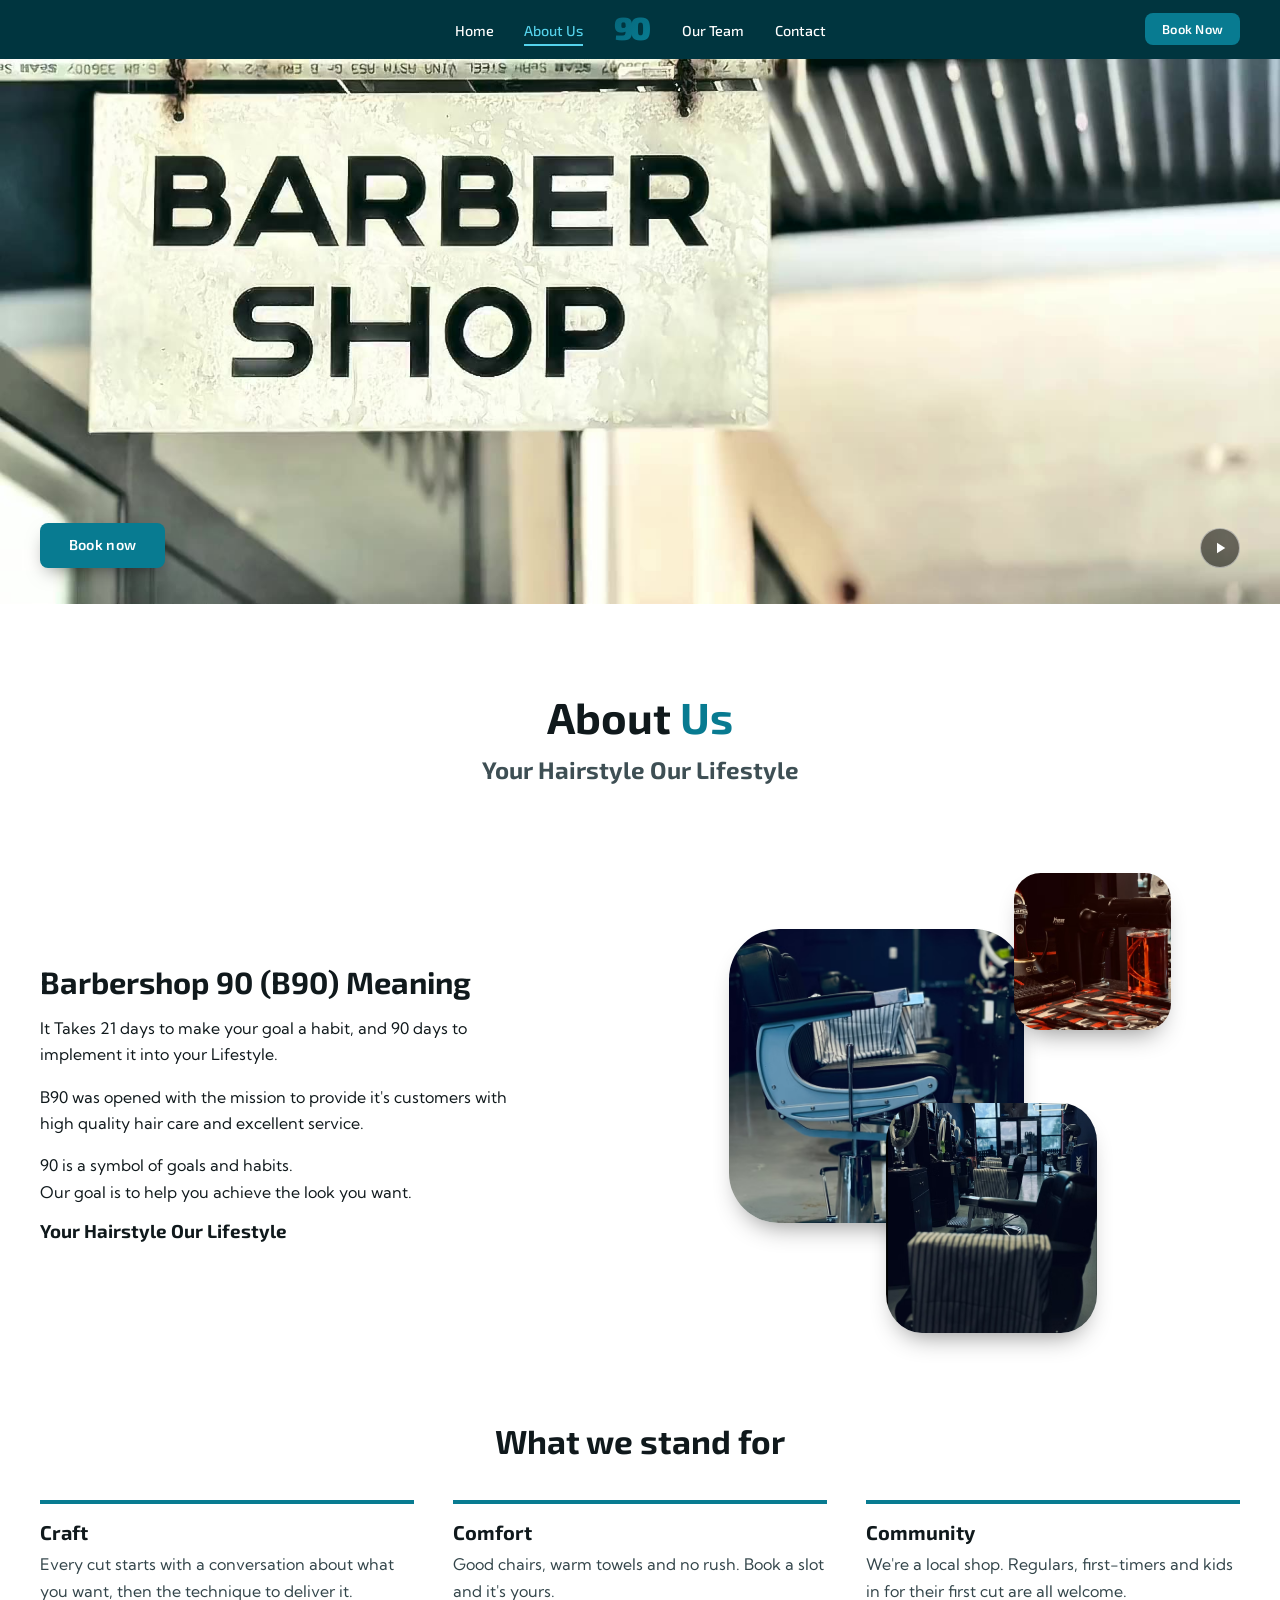
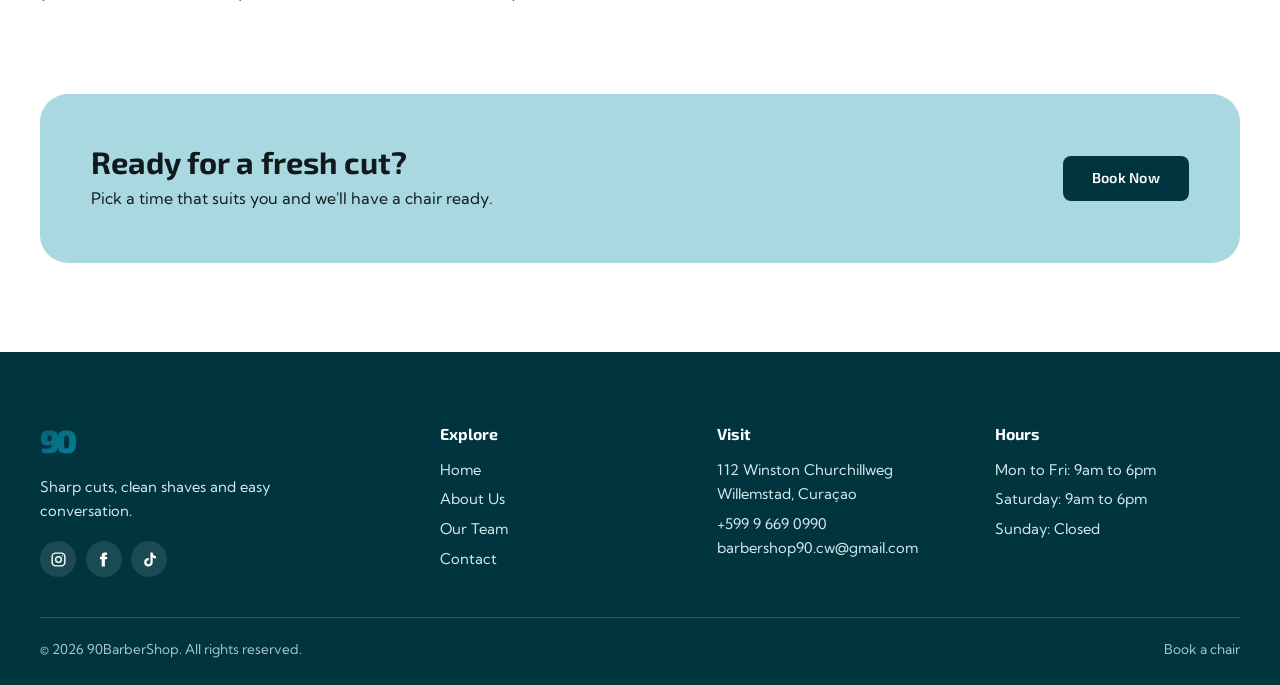
<file: about.html>
<!DOCTYPE html>
<html lang="en">
<head>
  <meta charset="utf-8">
  <meta name="viewport" content="width=device-width, initial-scale=1">
  <title>About Us | 90 Barber Shop</title>
  <meta name="description" content="Our story, what we stand for, and why we take the time over every cut.">
  <link rel="preconnect" href="https://fonts.googleapis.com">
  <link rel="preconnect" href="https://fonts.gstatic.com" crossorigin>
  <link href="https://fonts.googleapis.com/css2?family=Exo+2:wght@500;600;700;800;900&family=Kumbh+Sans:wght@400;500;600;700&display=swap" rel="stylesheet">
  <link rel="stylesheet" href="style.css">
</head>
<body>
  <a class="skip" href="#main">Skip to content</a>

  <header class="site-header">
    <div class="nav">
      <a class="brand brand--bar" href="index.html" aria-label="90 Barber Shop, home"><span aria-hidden="true">90</span></a>
      <nav class="nav-menu" id="site-menu" aria-label="Main">
        <ul class="nav-links">
          <li><a href="index.html">Home</a></li>
          <li><a href="about.html" aria-current="page">About Us</a></li>
          <li class="nav-brand-item"><a class="brand" href="index.html" aria-label="90 Barber Shop, home"><span aria-hidden="true">90</span></a></li>
          <li><a href="team.html">Our Team</a></li>
          <li><a href="contact.html">Contact</a></li>
        </ul>
      </nav>
      <a class="btn btn--accent btn--sm nav-cta" href="#" data-book-link>Book Now</a>
      <button class="nav-toggle" type="button" aria-expanded="false" aria-controls="site-menu"><span class="sr-only">Menu</span><span class="bars" aria-hidden="true"></span></button>
    </div>
  </header>

  <main id="main">
    <section class="hero hero--video" aria-labelledby="hero-title">
      <h1 class="sr-only" id="hero-title">90 Barber Shop: your hairstyle, our lifestyle</h1>
      <video class="hero-video" autoplay muted loop playsinline preload="auto" poster="images/intro-poster.jpg" aria-hidden="true" tabindex="-1">
        <source src="video/intro.mp4" type="video/mp4">
      </video>
      <a class="btn btn--accent hero-book" href="#" data-book-link>Book now</a>
      <button class="hero-pause" type="button" aria-label="Pause background video" aria-pressed="false">
        <svg class="i-pause" viewBox="0 0 24 24" fill="currentColor" aria-hidden="true"><rect x="6" y="5" width="4" height="14" rx="1"/><rect x="14" y="5" width="4" height="14" rx="1"/></svg>
        <svg class="i-play" viewBox="0 0 24 24" fill="currentColor" aria-hidden="true"><path d="M8 5v14l11-7z"/></svg>
      </button>
    </section>

    <section class="section" style="padding-bottom:0">
      <div class="container">
        <h1 class="page-title">About <span>Us</span></h1>
        <h2 class="page-intro">Your Hairstyle Our Lifestyle</h2>
      </div>
    </section>

    <section class="section">
      <div class="container split">
        <div>
          <h2>Barbershop 90 (B90) Meaning</h2>
          <p>It Takes 21 days to make your goal a habit, and 90 days to implement it into your Lifestyle.</p>
          <p>B90 was opened with the mission to provide it's customers with high quality hair care and excellent service.</p>
          <p>90 is a symbol of goals and habits.<br>Our goal is to help you achieve the look you want.</p>
          <h3>Your Hairstyle Our Lifestyle</h3>
        </div>
        <div class="collage" aria-hidden="true">
          <div class="c1 art-window"></div>
          <div class="c2 art-dark"></div>
          <div class="c3 art-warm"></div>
        </div>
      </div>
    </section>

    <section class="section" style="padding-top:0" aria-labelledby="values-title">
      <div class="container">
        <h2 class="section-title" id="values-title">What we stand for</h2>
        <div class="values">
          <div class="value"><h3>Craft</h3><p>Every cut starts with a conversation about what you want, then the technique to deliver it.</p></div>
          <div class="value"><h3>Comfort</h3><p>Good chairs, warm towels and no rush. Book a slot and it's yours.</p></div>
          <div class="value"><h3>Community</h3><p>We're a local shop. Regulars, first-timers and kids in for their first cut are all welcome.</p></div>
        </div>
      </div>
    </section>

    <section class="section" style="padding-top:0">
      <div class="container">
        <div class="cta-band">
          <div>
            <h2>Ready for a fresh cut?</h2>
            <p>Pick a time that suits you and we'll have a chair ready.</p>
          </div>
          <a class="btn" href="#" data-book-link>Book Now</a>
        </div>
      </div>
    </section>
  </main>

  <footer class="site-footer">
    <div class="container">
      <div class="footer-grid">
        <div class="footer-brand">
          <a class="brand" href="index.html" aria-label="90 Barber Shop, home"><span aria-hidden="true">90</span></a>
          <p>Sharp cuts, clean shaves and easy conversation.</p>
          <div class="footer-social" data-shop-social></div>
        </div>
        <div>
          <h2 class="footer-title">Explore</h2>
          <ul>
            <li><a href="index.html">Home</a></li>
            <li><a href="about.html">About Us</a></li>
            <li><a href="team.html">Our Team</a></li>
            <li><a href="contact.html">Contact</a></li>
          </ul>
        </div>
        <div>
          <h2 class="footer-title">Visit</h2>
          <p>112 Winston Churchillweg<br>Willemstad, Curaçao</p>
          <p><a href="tel:+599 9 669 0990">+599 9 669 0990</a><br><a href="mailto:barbershop90.cw@gmail.com">barbershop90.cw@gmail.com</a></p>
        </div>
        <div>
          <h2 class="footer-title">Hours</h2>
          <ul>
            <li>Mon to Fri: 9am to 6pm</li>
            <li>Saturday: 9am to 6pm</li>
            <li>Sunday: Closed</li>
          </ul>
        </div>
      </div>
      <div class="footer-bottom">
        <span>&copy; <span data-year>2026</span> 90BarberShop. All rights reserved.</span>
        <span><a href="#" data-book-link>Book a chair</a></span>
      </div>
    </div>
  </footer>
  <script src="script.js" defer></script>
</body>
</html>
</file>
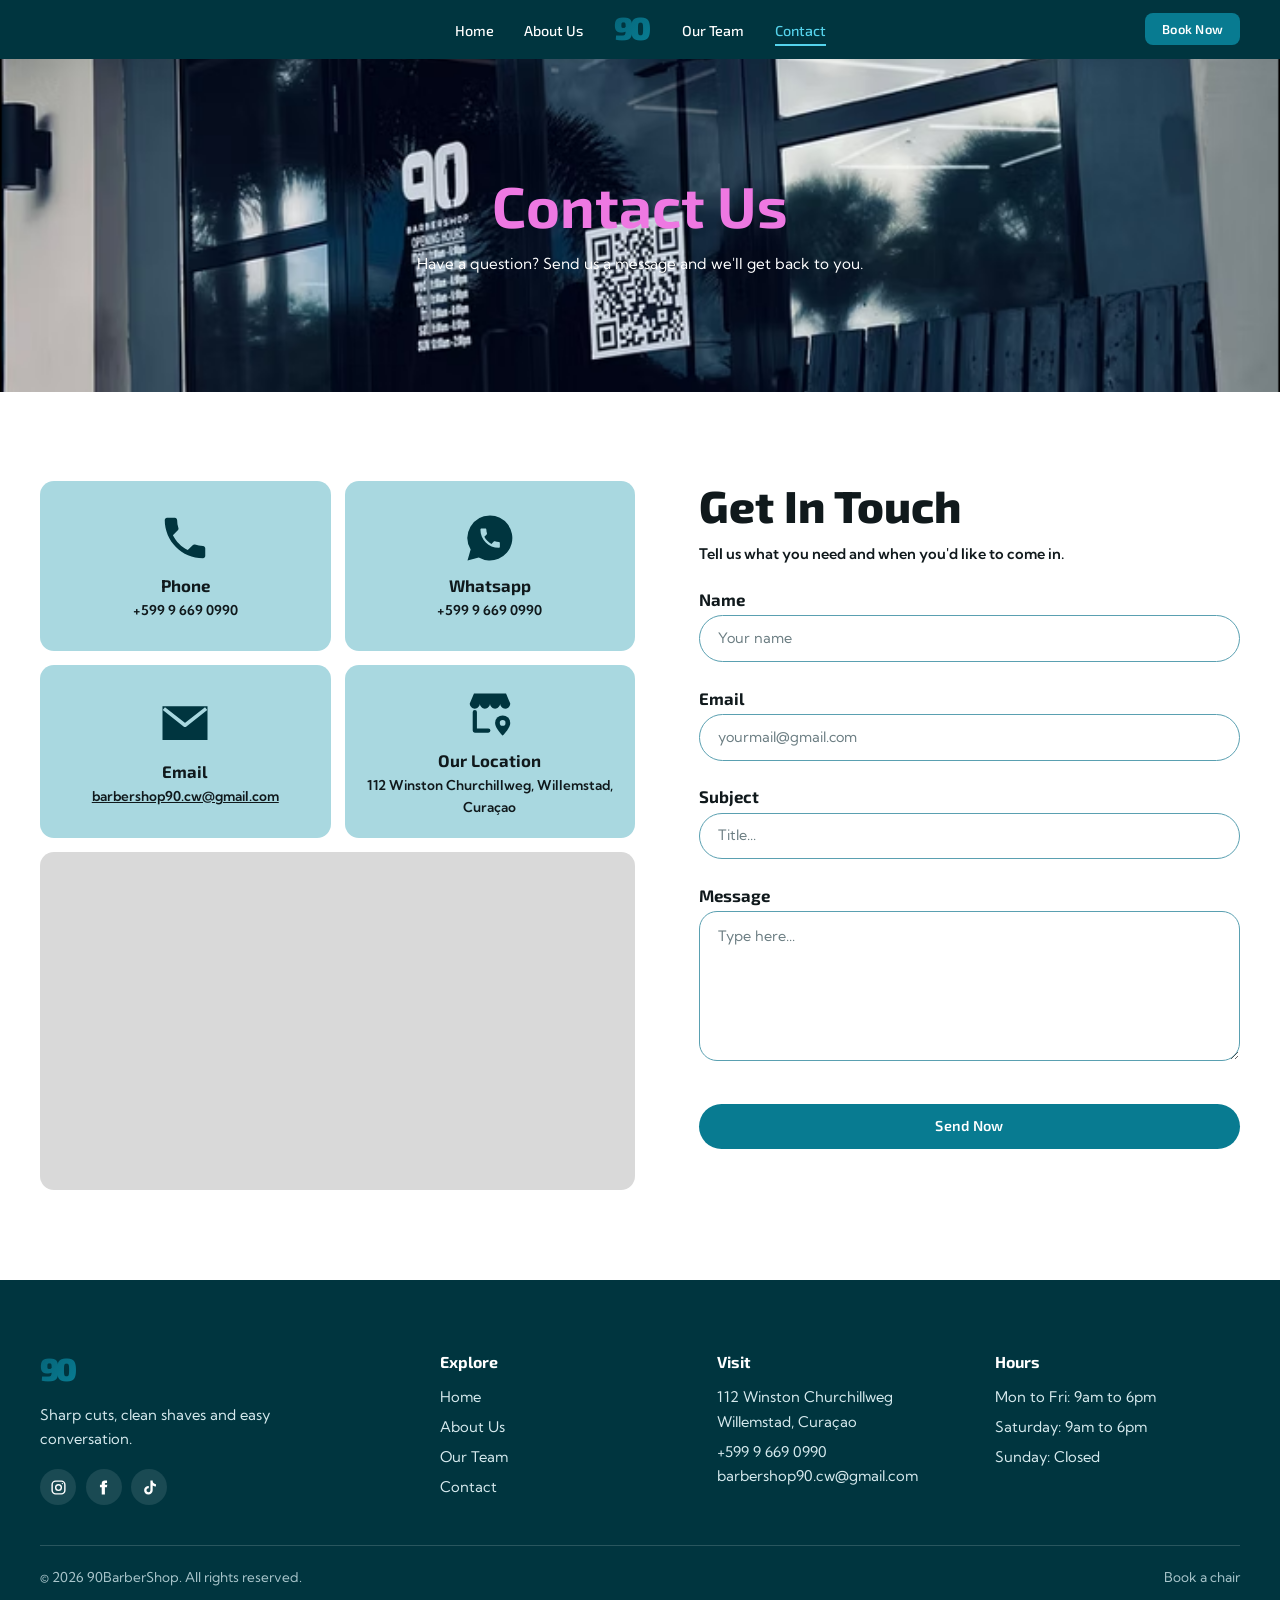
<file: contact.html>
<!DOCTYPE html>
<html lang="en">
<head>
  <meta charset="utf-8">
  <meta name="viewport" content="width=device-width, initial-scale=1">
  <title>Contact Us | 90 Barber Shop</title>
  <meta name="description" content="Get in touch to book a chair or ask a question.">
  <link rel="preconnect" href="https://fonts.googleapis.com">
  <link rel="preconnect" href="https://fonts.gstatic.com" crossorigin>
  <link href="https://fonts.googleapis.com/css2?family=Exo+2:wght@500;600;700;800;900&family=Kumbh+Sans:wght@400;500;600;700&display=swap" rel="stylesheet">
  <link rel="stylesheet" href="style.css">
</head>
<body>
  <a class="skip" href="#main">Skip to content</a>

  <header class="site-header">
    <div class="nav">
      <a class="brand brand--bar" href="index.html" aria-label="90 Barber Shop, home"><span aria-hidden="true">90</span></a>
      <nav class="nav-menu" id="site-menu" aria-label="Main">
        <ul class="nav-links">
          <li><a href="index.html">Home</a></li>
          <li><a href="about.html">About Us</a></li>
          <li class="nav-brand-item"><a class="brand" href="index.html" aria-label="90 Barber Shop, home"><span aria-hidden="true">90</span></a></li>
          <li><a href="team.html">Our Team</a></li>
          <li><a href="contact.html" aria-current="page">Contact</a></li>
        </ul>
      </nav>
      <a class="btn btn--accent btn--sm nav-cta" href="#" data-book-link>Book Now</a>
      <button class="nav-toggle" type="button" aria-expanded="false" aria-controls="site-menu"><span class="sr-only">Menu</span><span class="bars" aria-hidden="true"></span></button>
    </div>
  </header>

  <main id="main">
    <section class="hero hero--contact">
      <div>
        <h1>Contact Us</h1>
        <p>Have a question? Send us a message and we'll get back to you.</p>
      </div>
    </section>

    <section class="section" id="contact">
      <div class="container contact-grid">
        <div class="contact-left">
          <div class="contact-info">
            <a class="info-tile" href="tel:+599 9 6690990">
              <svg viewBox="0 0 24 24" fill="currentColor" aria-hidden="true"><path d="M6.62 10.79c1.44 2.83 3.76 5.14 6.59 6.59l2.2-2.2c.27-.27.67-.36 1.02-.24 1.12.37 2.33.57 3.57.57.55 0 1 .45 1 1V20c0 .55-.45 1-1 1-9.39 0-17-7.61-17-17 0-.55.45-1 1-1h3.5c.55 0 1 .45 1 1 0 1.25.2 2.45.57 3.57.11.35.03.74-.25 1.02l-2.2 2.2z"/></svg>
              <h2>Phone</h2>
              <span>+599 9 669 0990</span>
            </a>
            <a class="info-tile" href="https://api.whatsapp.com/send?phone=59996690990">
              <svg viewBox="0 0 24 24" fill="currentColor" aria-hidden="true"><path d="M12 2a10 10 0 0 0-8.6 15.1L2 22l5-1.3A10 10 0 1 0 12 2z"/><path class="cut" transform="translate(6.3 6.3) scale(.48)" d="M6.62 10.79c1.44 2.83 3.76 5.14 6.59 6.59l2.2-2.2c.27-.27.67-.36 1.02-.24 1.12.37 2.33.57 3.57.57.55 0 1 .45 1 1V20c0 .55-.45 1-1 1-9.39 0-17-7.61-17-17 0-.55.45-1 1-1h3.5c.55 0 1 .45 1 1 0 1.25.2 2.45.57 3.57.11.35.03.74-.25 1.02l-2.2 2.2z"/></svg>
              <h2>Whatsapp</h2>
              <span>+599 9 669 0990</span>
            </a>
            <a class="info-tile" href="mailto:barbershop90.cw@gmail.com">
              <svg viewBox="0 0 24 24" fill="currentColor" aria-hidden="true"><path d="M2 4.5h20v15H2z"/><path d="M2.6 5.6l9.4 7.4 9.4-7.4" fill="none" stroke="var(--ice)" stroke-width="1.6" stroke-linejoin="round"/></svg>
              <h2>Email</h2>
              <span class="is-underlined">barbershop90.cw@gmail.com</span>
            </a>
            <a class="info-tile" href="#map">
              <svg viewBox="0 0 32 32" fill="currentColor" aria-hidden="true"><path d="M4 11l2.5-6h19L28 11c0 1.7-1.4 3-3 3s-3-1.3-3-3c0 1.7-1.4 3-3 3s-3-1.3-3-3c0 1.7-1.4 3-3 3s-3-1.3-3-3c0 1.7-1.4 3-3 3s-3-1.3-3-3z"/><path d="M7 16v11h8" fill="none" stroke="currentColor" stroke-width="2.5" stroke-linecap="round" stroke-linejoin="round"/><path d="M23.5 30s-4.5-4.4-4.5-7.5a4.5 4.5 0 0 1 9 0c0 3.1-4.5 7.5-4.5 7.5z"/><circle class="cut" cx="23.5" cy="22.5" r="1.7"/></svg>
              <h2>Our Location</h2>
              <span>112 Winston Churchillweg, Willemstad, Curaçao</span>
            </a>
          </div>

          <!-- MAP: this embed needs no API key. To move the pin, change the address
               in the src URL below (keep the +'s instead of spaces), or swap in a
               Maps Embed API src from https://www.google.com/maps/embed if you have an API key. -->
          <div class="map" id="map">
            <iframe
              src="https://www.google.com/maps?q=112+Winston+Churchillweg,+Willemstad,+Cura%C3%A7ao&output=embed"
              title="Map showing 90 Barber Shop at 112 Winston Churchillweg, Willemstad, Curaçao"
              loading="lazy" referrerpolicy="no-referrer-when-downgrade"></iframe>
          </div>
        </div>

        <div class="contact-form">
          <h2>Get In Touch</h2>
          <p>Tell us what you need and when you'd like to come in.</p>
          <form id="contact-form" novalidate>
            <div class="field">
              <label for="name">Name</label>
              <input id="name" name="name" type="text" placeholder="Your name" autocomplete="name" required aria-describedby="name-error">
              <p class="field-error" id="name-error"></p>
            </div>
            <div class="field">
              <label for="email">Email</label>
              <input id="email" name="email" type="email" placeholder="yourmail@gmail.com" autocomplete="email" required aria-describedby="email-error">
              <p class="field-error" id="email-error"></p>
            </div>
            <div class="field">
              <label for="subject">Subject</label>
              <input id="subject" name="subject" type="text" placeholder="Title..." required aria-describedby="subject-error">
              <p class="field-error" id="subject-error"></p>
            </div>
            <div class="field">
              <label for="message">Message</label>
              <textarea id="message" name="message" placeholder="Type here..." required aria-describedby="message-error"></textarea>
              <p class="field-error" id="message-error"></p>
            </div>
            <button class="btn btn--accent btn--pill" type="submit">Send Now</button>
            <p class="form-status" id="form-status" role="status" aria-live="polite"></p>
          </form>
        </div>
      </div>
    </section>
  </main>

  <footer class="site-footer">
    <div class="container">
      <div class="footer-grid">
        <div class="footer-brand">
          <a class="brand" href="index.html" aria-label="90 Barber Shop, home"><span aria-hidden="true">90</span></a>
          <p>Sharp cuts, clean shaves and easy conversation.</p>
          <div class="footer-social" data-shop-social></div>
        </div>
        <div>
          <h2 class="footer-title">Explore</h2>
          <ul>
            <li><a href="index.html">Home</a></li>
            <li><a href="about.html">About Us</a></li>
            <li><a href="team.html">Our Team</a></li>
            <li><a href="contact.html">Contact</a></li>
          </ul>
        </div>
        <div>
          <h2 class="footer-title">Visit</h2>
          <p>112 Winston Churchillweg<br>Willemstad, Curaçao</p>
          <p><a href="tel:+599 9 669 0990">+599 9 669 0990</a><br><a href="mailto:barbershop90.cw@gmail.com">barbershop90.cw@gmail.com</a></p>
        </div>
        <div>
          <h2 class="footer-title">Hours</h2>
          <ul>
            <li>Mon to Fri: 9am to 6pm</li>
            <li>Saturday: 9am to 6pm</li>
            <li>Sunday: Closed</li>
          </ul>
        </div>
      </div>
      <div class="footer-bottom">
        <span>&copy; <span data-year>2026</span> 90BarberShop. All rights reserved.</span>
        <span><a href="#" data-book-link>Book a chair</a></span>
      </div>
    </div>
  </footer>
  <script src="script.js" defer></script>
</body>
</html>
</file>
<file: style.css>
/* =====================================================================
   90 Barber Shop – stylesheet
   ---------------------------------------------------------------------
   PHOTOS: every photo slot below is a CSS variable in :root. To use a
   real image, put the file in an /images folder and set the variable,
   e.g.  --hero-photo: url("images/hero.jpg");
   ===================================================================== */

:root {
  /* colour */
  --teal-900: #00353f;
  --teal-800: #004a58;
  --teal-600: #087b91;
  --teal-500: #1197b0;
  --teal-300: #55d3ec;
  --ice: #a9d8e0;
  --gray-100: #efefef;
  --gray-200: #d9d9d9;
  --gray-300: #c4c4c4;
  --ink: #10191c;
  --pink: #ee78e2;
  --error: #b3261e;

  /* type */
  --font-head: "Exo 2", "Segoe UI", system-ui, sans-serif;
  --font-body: "Kumbh Sans", "Segoe UI", system-ui, sans-serif;

  /* layout */
  --container: 1200px;
  --gutter: clamp(1rem, 4vw, 2.5rem);

  /* photo slots (swap for url("images/...") ) */
  --none: linear-gradient(transparent, transparent);
  --hero-photo: url("images/pic4.png");
  --contact-photo: url("images/pic4.png");
  --team-photo: url("images/teampic.jpg");
  --about-photo-1: url("images/pic1.png");
  --about-photo-2: url("images/pic2.png");
  --about-photo-3: url("images/pic3.png");
}

/* ---------- base ---------- */
*, *::before, *::after { box-sizing: border-box; }

html { scroll-behavior: smooth; }

body {
  margin: 0;
  font-family: var(--font-body);
  color: var(--ink);
  background: #fff;
  line-height: 1.65;
  -webkit-font-smoothing: antialiased;
}

img { 
  max-width: 100%; display: block; 
}

a { 
  color: inherit; 
}

h1, h2, h3 { 
  font-family: var(--font-head); line-height: 1.1; margin: 0; 
}

p { 
  margin: 0 0 1rem; 
}

:focus-visible { 
  outline: 3px solid var(--teal-500); outline-offset: 3px; 
}

.site-header :focus-visible,
.site-footer :focus-visible { 
  outline-color: var(--teal-300); 
}

.container { 
  width: min(100% - 2 * var(--gutter), var(--container)); margin-inline: auto; 
}

.section { 
  padding-block: clamp(3rem, 7vw, 6rem); 
}

.sr-only {
  position: absolute; width: 1px; height: 1px; margin: -1px; padding: 0;
  overflow: hidden; clip: rect(0 0 0 0); white-space: nowrap; border: 0;
}

.skip {
  position: absolute; left: 1rem; top: -4rem; z-index: 100;
  background: #fff; color: var(--ink); padding: .6rem 1rem; border-radius: 8px;
}

.skip:focus { top: 1rem; }

/* ---------- buttons ---------- */
.btn {
  display: inline-flex; align-items: center; justify-content: center;
  font: 600 .9rem/1 var(--font-head); letter-spacing: .02em;
  padding: .95rem 1.8rem; border-radius: 8px; border: 0;
  background: var(--teal-900); color: #fff; text-decoration: none; cursor: pointer;
  transition: background-color .2s ease;
}

.btn:hover { 
  background: var(--teal-800); 
}

.btn--accent { 
  background: var(--teal-600); 
}

.btn--accent:hover { 
  background: #066579; 
}

.btn--sm { 
  padding: .6rem 1.05rem; font-size: .8rem; 
}

.btn--curl { 
  border-radius: 8px 8px 30px 8px; padding-inline: 2.2rem; 
}

.btn--pill { 
  border-radius: 999px; 
}


/* ---------- header / nav ---------- */
.site-header { 
  position: sticky; top: 0; z-index: 50; background: var(--teal-900); 
}

.nav {
  display: grid; grid-template-columns: 1fr auto 1fr; align-items: center;
  max-width: 1440px; margin-inline: auto;
  padding: .7rem var(--gutter);
}

.nav-menu { 
  grid-column: 2; 
}

.nav-cta { 
  grid-column: 3; justify-self: end; 
}

.nav-links {
  display: flex; align-items: center; gap: clamp(1.1rem, 2.4vw, 2rem);
  list-style: none; margin: 0; padding: 0;
}

.nav-links a:not(.brand) {
  color: #fff; text-decoration: none; font: 500 .9rem var(--font-head);
  padding: .35rem 0; border-bottom: 2px solid transparent;
}

.nav-links a:not(.brand):hover { 
  border-bottom-color: rgba(255, 255, 255, .6); 
}

.nav-links a[aria-current="page"] { 
  color: var(--teal-300); border-bottom-color: var(--teal-300); 
}

.brand { 
  display: inline-block; text-decoration: none; line-height: 1; 
}

.brand span {
  font: 900 2rem/1 var(--font-head); letter-spacing: -.09em; padding-right: .09em;
  background: linear-gradient(135deg, #066579 10%, #087b91 90%);
  -webkit-background-clip: text; background-clip: text; color: transparent;
}

.brand--bar, .nav-toggle { 
  display: none; 
}

/* ---------- hero ---------- */
.hero {
  position: relative; overflow: hidden; color: #fff; isolation: isolate;
  min-height: clamp(300px, 32vw, 480px);
  background:
    var(--hero-photo),
    radial-gradient(ellipse 45% 70% at 80% 0%, rgba(255, 255, 255, .3), transparent 70%),
    repeating-linear-gradient(98deg, transparent 0 92px, rgba(255, 255, 255, .07) 92px 98px),
    linear-gradient(180deg, #728e96 0%, #3d5760 50%, #182a30 100%);
  background-size: cover; background-position: center;
}

.hero--home { 
  min-height: clamp(440px, 43vw, 620px); 
}


/* homepage: full-width looping video (replaces the CSS sign) */
.hero.hero--video {
  height: clamp(240px, 42.6vw, 78vh); min-height: 0;
  background: #000;
}

.hero-video { 
  position: absolute; inset: 0; width: 100%; height: 100%; object-fit: cover; z-index: -1; 
}

.hero-book {
  position: absolute; z-index: 1;
  left: var(--gutter); bottom: clamp(1rem, 3vw, 2.25rem);
  box-shadow: 0 8px 20px -8px rgba(0, 0, 0, .55);
}

.hero-pause {
  position: absolute; z-index: 1; right: var(--gutter); bottom: clamp(1rem, 3vw, 2.25rem);
  width: 40px; height: 40px; display: grid; place-items: center; cursor: pointer;
  color: #fff; background: rgba(0, 0, 0, .55); border: 1px solid rgba(255, 255, 255, .5); border-radius: 50%;
  transition: background-color .2s ease;
}

.hero-pause:hover { background: rgba(0, 0, 0, .8); }
.hero-pause svg { width: 18px; height: 18px; }
.hero-pause .i-play, .hero-pause[aria-pressed="true"] .i-pause { display: none; }
.hero-pause[aria-pressed="true"] .i-play { display: block; }

.hero-inner {
  position: relative; display: flex; align-items: flex-start;
  gap: clamp(1.5rem, 4vw, 4rem);
  min-height: inherit;
  padding-left: clamp(0px, 6vw, 90px);
}

.sign-wrap {
  position: relative; flex: none;
  padding-top: clamp(50px, 7vw, 110px);
  transform-origin: 50% 0;
  animation: sway 3.4s cubic-bezier(.3, .2, .2, 1) .25s both;
}

.sign-wrap::before, .sign-wrap::after {
  content: ""; position: absolute; top: 0; width: 3px;
  height: clamp(50px, 7vw, 110px);
  background: repeating-linear-gradient(180deg, #c3cbcd 0 6px, #6c777a 6px 10px);
}

.sign-wrap::before { left: 14%; }
.sign-wrap::after { right: 14%; }
.sign {
  margin: 0; background: #f1ece0; color: #0d0d0d;
  font: 900 clamp(2.4rem, 5.6vw, 5rem)/.95 var(--font-head);
  text-transform: uppercase; letter-spacing: .02em;
  padding: .3em .5em .35em; border-radius: 6px;
  box-shadow: 0 22px 30px -14px rgba(0, 0, 0, .6), inset 0 0 0 4px rgba(0, 0, 0, .06);
}

@keyframes sway {
  0%   { transform: rotate(5deg); }
  20%  { transform: rotate(-3.4deg); }
  40%  { transform: rotate(2.2deg); }
  60%  { transform: rotate(-1.2deg); }
  80%  { transform: rotate(.5deg); }
  100% { transform: rotate(0); }
}

.hero-copy { align-self: center; padding-block: 2rem; }
.tagline {
  margin: 0 0 1.6rem; color: var(--teal-300);
  font: 700 clamp(1.4rem, 3vw, 2.6rem)/1.1 var(--font-head);
  text-transform: uppercase; text-shadow: 0 2px 12px rgba(0, 0, 0, .35);
}


/* contact hero */
.hero--contact {
  display: grid; place-items: center; text-align: center;
  min-height: clamp(260px, 26vw, 380px); padding: 3rem var(--gutter);
  background:
    var(--contact-photo),
    repeating-linear-gradient(90deg, transparent 0 118px, rgba(255, 255, 255, .06) 118px 122px),
    repeating-linear-gradient(0deg, transparent 0 96px, rgba(255, 255, 255, .06) 96px 100px),
    radial-gradient(ellipse 30% 60% at 78% 30%, rgba(120, 200, 230, .35), transparent 70%),
    linear-gradient(160deg, #22343b, #0a1215);
  background-size: cover; background-position: center;
}

.hero--contact h1 { color: var(--pink); font-size: clamp(2.3rem, 4.6vw, 3.6rem); font-weight: 700; }
.hero--contact p { max-width: 58ch; margin: .9rem auto 0; font-size: .95rem; }

/* ---------- section headings ---------- */
.section-title {
  text-align: center; font-weight: 700;
  font-size: clamp(1.6rem, 2.6vw, 2.2rem);
}

.section-title span, .page-title span { color: var(--teal-600); }
.page-title {
  text-align: center; font-weight: 700; font-size: clamp(1.9rem, 3.4vw, 2.75rem);
}

.page-title--teal { color: var(--teal-600); }
.page-intro { text-align: center; max-width: 52ch; margin: 1rem auto 0; color: #3e4f54; }

/* ---------- home: about intro + collage ---------- */
.about-grid {
  display: grid; grid-template-columns: minmax(0, 1fr) minmax(0, 1fr);
  gap: clamp(2rem, 6vw, 6rem); align-items: center;
}

.collage { position: relative; aspect-ratio: 1 / 1; width: min(100%, 460px); justify-self: center; }
.collage > div {
  position: absolute; border-radius: 17%;
  box-shadow: 0 14px 26px -12px rgba(0, 0, 0, .45);
}

.c1 { left: 0; top: 12%; width: 64%; height: 64%; }
.c2 { right: 4%; top: 0; width: 34%; height: 34%; }
.c3 { left: 34%; bottom: 0; width: 46%; height: 50%; }

.art-window {
  background:
    var(--about-photo-1),
    repeating-linear-gradient(90deg, rgba(255, 255, 255, .09) 0 3px, transparent 3px 46px),
    linear-gradient(160deg, #0c2b3a, #2a6f86 60%, #0b1f29);
  background-size: cover; background-position: center;
}
.art-dark {
  background:
    var(--about-photo-2),
    radial-gradient(circle at 30% 30%, rgba(80, 190, 220, .5), transparent 42%),
    linear-gradient(200deg, #14303a, #050c0f);
  background-size: cover; background-position: center;
}
.art-warm {
  background:
    var(--about-photo-3),
    radial-gradient(circle at 60% 40%, #ffb15c, transparent 45%),
    linear-gradient(160deg, #c23a1e, #5a1408 70%, #1e0703);
  background-size: cover; background-position: center;
}

.kicker {
  margin: 0 0 .5rem; color: var(--teal-600);
  font: 600 .8rem var(--font-head); letter-spacing: .32em; text-transform: uppercase;
}
.about-copy h2 { font-size: clamp(1.8rem, 3vw, 2.4rem); font-weight: 800; text-transform: uppercase; margin-bottom: 1rem; }
.about-copy p { max-width: 46ch; }
.about-copy .btn { margin-top: .75rem; }

/* ---------- home: services ---------- */
.services-grid {
  display: grid; grid-template-columns: repeat(3, 1fr);
  gap: clamp(1rem, 2vw, 1.75rem); margin-top: 2.5rem;
}
.service { display: flex; flex-direction: column; background: var(--gray-200); border-radius: 14px; overflow: hidden; }
.service-media {
  aspect-ratio: 1 / .82; background: var(--gray-300);
  display: grid; place-items: center; color: var(--teal-900);
}
.service-media svg { width: 30%; height: auto; }
.service-body { padding: 1.1rem 1.15rem 1.3rem; }
.service h3 { font-size: 1.1rem; font-weight: 700; margin-bottom: .35rem; }
.service p { font-size: .92rem; margin: 0; color: #2f3f44; }

/* ---------- home: team carousel ---------- */
.carousel { --gap: clamp(.9rem, 2vw, 1.5rem); position: relative; margin-top: 2.5rem; }
.carousel-track {
  display: flex; gap: var(--gap); overflow-x: auto; scroll-snap-type: x mandatory;
  scrollbar-width: none; padding-block: 4px;
}
.carousel-track::-webkit-scrollbar { display: none; }
.slide {
  flex: 0 0 calc((100% - 2 * var(--gap)) / 3); scroll-snap-align: start;
  position: relative; aspect-ratio: 1 / 1.22; overflow: hidden;
  background: var(--gray-200); border-radius: 20px;
  display: flex; flex-direction: column; justify-content: flex-end;
}
.slide img { position: absolute; inset: 0; width: 100%; height: 100%; object-fit: cover; }
.slide .initials {
  position: absolute; inset: 0 0 22% 0; display: grid; place-items: center;
  font: 700 clamp(2.6rem, 6vw, 4.5rem) var(--font-head); color: #b3b3b3;
}
.slide figcaption { position: relative; padding: 1rem 1.2rem 1.25rem; background: linear-gradient(transparent, rgba(217, 217, 217, .95) 45%); }
.slide strong { display: block; font: 700 1.05rem var(--font-head); }
.slide span { font-size: .88rem; color: #33454a; }

.carousel-btn {
  position: absolute; top: 50%; translate: 0 -50%; z-index: 2;
  width: 42px; height: 42px; border-radius: 50%;
  border: 1px solid var(--gray-300); background: #fff; color: var(--teal-900);
  display: grid; place-items: center; cursor: pointer;
  box-shadow: 0 6px 14px -6px rgba(0, 0, 0, .35);
  transition: opacity .2s ease;
}
.carousel-btn:hover:not(:disabled) { background: var(--gray-100); }
.carousel-btn:disabled { opacity: .35; cursor: default; }
.carousel-btn.prev { left: .6rem; }
.carousel-btn.next { right: .6rem; }
@media (min-width: 1320px) {
  .carousel-btn.prev { left: -3.4rem; }
  .carousel-btn.next { right: -3.4rem; }
}
.center-action { text-align: center; margin-top: 2rem; }

/* ---------- team page ---------- */
.team-banner {
  display: grid; place-items: center; text-align: center;
  min-height: clamp(220px, 30vw, 560px); padding: 2rem var(--gutter);
  background: var(--team-photo), var(--gray-300);
  background-size: cover; background-position: center;
}
.team-banner p { margin: 0; font: 600 clamp(1.6rem, 3vw, 2.4rem) var(--font-head); }
.team-grid {
  display: grid; grid-template-columns: repeat(3, 1fr);
  gap: clamp(1rem, 2vw, 1.75rem); margin-top: 2.5rem;
}
.member { display: flex; flex-direction: column; background: var(--gray-200); border-radius: 20px; overflow: hidden; }
.member-pic {
  aspect-ratio: 1 / 1.05; background: var(--teal-900); color: #fff;
  display: grid; place-items: center;
}
.member-pic img { width: 100%; height: 100%; object-fit: cover; }
.member-pic .initials { font: 700 clamp(2.6rem, 6vw, 4.5rem) var(--font-head); color: rgba(255, 255, 255, .9); }
.member-info { padding: 1rem 1rem 1.2rem; text-align: center; }
.member-name { font: 700 1.05rem var(--font-head); margin: 0; }
.member-role { font-size: .85rem; color: #33454a; margin: .1rem 0 .75rem; }
.socials { display: flex; gap: .5rem; justify-content: center; }
.socials a {
  width: 34px; height: 34px; border-radius: 50%; display: grid; place-items: center;
  background: var(--teal-900); color: #fff; transition: background-color .2s ease;
}
.socials a:hover { background: var(--teal-600); }
.socials svg { width: 16px; height: 16px; }

/* ---------- about page ---------- */
.split {
  display: grid; grid-template-columns: minmax(0, 1fr) minmax(0, 1fr);
  gap: clamp(2rem, 6vw, 6rem); align-items: center;
}
.split h2 { font-size: clamp(1.5rem, 2.4vw, 2rem); margin-bottom: 1rem; }
.split p { max-width: 52ch; }
.values { display: grid; grid-template-columns: repeat(3, 1fr); gap: clamp(1.5rem, 3vw, 3rem); margin-top: 2.5rem; }
.value { border-top: 4px solid var(--teal-600); padding-top: 1.1rem; }
.value h3 { font-size: 1.25rem; margin-bottom: .5rem; }
.value p { color: #33454a; margin: 0; }
.cta-band {
  display: flex; align-items: center; justify-content: space-between; flex-wrap: wrap; gap: 1.5rem;
  background: var(--ice); border-radius: 28px; padding: clamp(1.8rem, 4vw, 3.2rem);
}
.cta-band h2 { font-size: clamp(1.4rem, 2.4vw, 2rem); }
.cta-band p { margin: .4rem 0 0; }

/* ---------- contact page ---------- */
.contact-grid {
  display: grid; grid-template-columns: 1.1fr 1fr;
  gap: clamp(2rem, 5vw, 4.5rem); align-items: start;
}
.contact-left { display: grid; gap: 14px; }
.contact-info { display: grid; grid-template-columns: 1fr 1fr; gap: 14px; }
.info-tile {
  display: flex; flex-direction: column; align-items: center; justify-content: center;
  gap: .25rem; min-height: 170px; padding: 1.25rem 1rem; text-align: center;
  background: var(--ice); border-radius: 14px; color: var(--ink); text-decoration: none;
}
a.info-tile:hover, a.info-tile:focus-visible { box-shadow: inset 0 0 0 2px var(--teal-600); }
.info-tile svg { width: 54px; height: 54px; margin-bottom: .4rem; color: var(--teal-900); }
.info-tile .cut { fill: var(--ice); }
.info-tile h2 { font: 700 1.05rem var(--font-head); }
.info-tile span { font-size: .85rem; font-weight: 600; overflow-wrap: anywhere; }
.info-tile .is-underlined { text-decoration: underline; }

.map {
  position: relative; aspect-ratio: 1.76 / 1; overflow: hidden;
  display: grid; place-items: center; padding: 1rem; text-align: center;
  background: var(--gray-200); border-radius: 14px;
}
.map iframe { 
  position: absolute; inset: 0; width: 100%; height: 100%; border: 0; 
}

.map-label {
  display: grid; justify-items: center; gap: .5rem; max-width: 22ch; font: 700 1.15rem/1.3 var(--font-head); 
}

.map-label svg { 
  width: 36px; height: 36px; color: var(--teal-600); 
} 

.contact-form h2 { 
  font-size: clamp(2rem, 3.6vw, 2.8rem); font-weight: 800; margin-bottom: .75rem; 
}

.contact-form > p { 
  font-size: .92rem; font-weight: 600; margin-bottom: 1.4rem; max-width: 52ch; 
}

.field {
   margin-bottom: .4rem; 
}

.field label { 
  display: block; font: 700 1.05rem var(--font-head); margin-bottom: .4rem; 
}

.field input, .field textarea {
  width: 100%; font: inherit; font-size: .9rem; color: var(--ink);
  padding: .65rem 1.15rem; background: #fff;
  border: 1px solid #5aa0b1; border-radius: 999px;
}

.field textarea { 
  min-height: 150px; resize: vertical; border-radius: 18px; padding-top: .8rem; 
}

.field input::placeholder, .field textarea::placeholder { 
  color: #6b7d82; 
}

.field input:focus, .field textarea:focus { 
  border-color: var(--teal-600); outline: 2px solid var(--teal-600); outline-offset: 0; 
}

.field [aria-invalid="true"] { 
  border-color: var(--error); 
}

.field-error { 
  min-height: 1.2em; margin: .25rem 0 0 .25rem; font-size: .8rem; color: var(--error); 
}

.contact-form .btn { 
  width: 100%; margin-top: .6rem; 
}

.form-status { 
  margin: 1rem 0 0; font-size: .92rem; min-height: 1.4em; 
}

.form-status.is-ok { 
  color: var(--teal-600); font-weight: 600; 
}

.form-status.is-error { 
  color: var(--error); font-weight: 600; 
}

/* ---------- footer ---------- */
.site-footer { 
  background: var(--teal-900); color: #d6eaee; padding-block: clamp(3rem, 6vw, 4.5rem) 1.5rem; 
}

.footer-grid { 
  display: grid; grid-template-columns: 1.5fr 1fr 1fr 1fr; gap: 2rem; 
}

.footer-title { 
  font: 700 1rem var(--font-head); color: #fff; margin-bottom: .9rem; 
}

.site-footer p, .site-footer li { 
  font-size: .92rem; margin: 0 0 .35rem; 
}

.site-footer ul { 
  list-style: none; margin: 0; padding: 0; 
}

.site-footer a { 
  text-decoration: none; 
}

.site-footer a:hover { 
  text-decoration: underline; 
}

.footer-brand p { 
  max-width: 32ch; margin-top: .9rem; 
}
.footer-social { display: flex; gap: .6rem; margin-top: 1.1rem; }
.footer-social a {
  width: 36px; height: 36px; display: grid; place-items: center; flex: none;
  background: rgba(255, 255, 255, .1); color: #fff; border-radius: 50%;
  transition: background-color .2s ease;
}
.footer-social a:hover { background: var(--teal-600); }
.footer-social svg { width: 17px; height: 17px; }

.footer-bottom {
  display: flex; justify-content: space-between; flex-wrap: wrap; gap: 1rem;
  margin-top: 2.5rem; padding-top: 1.25rem;
  border-top: 1px solid rgba(255, 255, 255, .16); font-size: .85rem; color: #a9c6cc;
}

/* ---------- responsive ---------- */
@media (max-width: 1000px) {
  .slide { flex-basis: calc((100% - var(--gap)) / 2); }
  .services-grid { grid-template-columns: repeat(2, 1fr); }
  .footer-grid { grid-template-columns: 1fr 1fr; }
}

@media (max-width: 860px) {
  .nav { display: flex; gap: .75rem; }
  .brand--bar { display: inline-block; margin-right: auto; }
  .nav-cta { grid-column: auto; }
  .nav-toggle {
    display: block; position: relative; width: 42px; height: 38px; cursor: pointer;
    background: none; color: #fff; border: 1px solid rgba(255, 255, 255, .4); border-radius: 8px;
  }
  .nav-toggle .bars, .nav-toggle .bars::before, .nav-toggle .bars::after {
    position: absolute; left: 50%; width: 18px; height: 2px; background: currentColor; content: "";
  }
  .nav-toggle .bars { top: 50%; translate: -50% -50%; }
  .nav-toggle .bars::before { left: 0; top: -6px; }
  .nav-toggle .bars::after { left: 0; top: 6px; }
  .nav-menu {
    display: none; position: absolute; top: 100%; left: 0; right: 0;
    background: var(--teal-900); padding: .5rem var(--gutter) 1.25rem;
    border-top: 1px solid rgba(255, 255, 255, .15);
  }
  .site-header.is-open .nav-menu { display: block; }
  .nav-links { flex-direction: column; align-items: flex-start; gap: .4rem; }
  .nav-links a:not(.brand) { font-size: 1.05rem; display: inline-block; padding-block: .5rem; }
  .nav-brand-item { display: none; }

  .about-grid, .split, .contact-grid { grid-template-columns: 1fr; }
  .about-copy { text-align: left; }
  .values { grid-template-columns: 1fr; }
  .team-grid { grid-template-columns: repeat(2, 1fr); }
}

@media (max-width: 700px) {
  .hero-inner { flex-direction: column; align-items: center; text-align: center; padding-left: 0; gap: 0; }
  .hero-copy { padding-top: 2rem; padding-bottom: 2.5rem; }
}

@media (max-width: 560px) {
  .slide { flex-basis: 100%; }
  .services-grid, .team-grid { grid-template-columns: 1fr; }
  .footer-grid { grid-template-columns: 1fr; }
}

@media (max-width: 420px) {
  .contact-info { grid-template-columns: 1fr; }
  .info-tile { min-height: 140px; }
}

@media (prefers-reduced-motion: reduce) {
  html { scroll-behavior: auto; }
  .sign-wrap { animation: none; }
  * { transition-duration: .01ms !important; }
}
</file>
